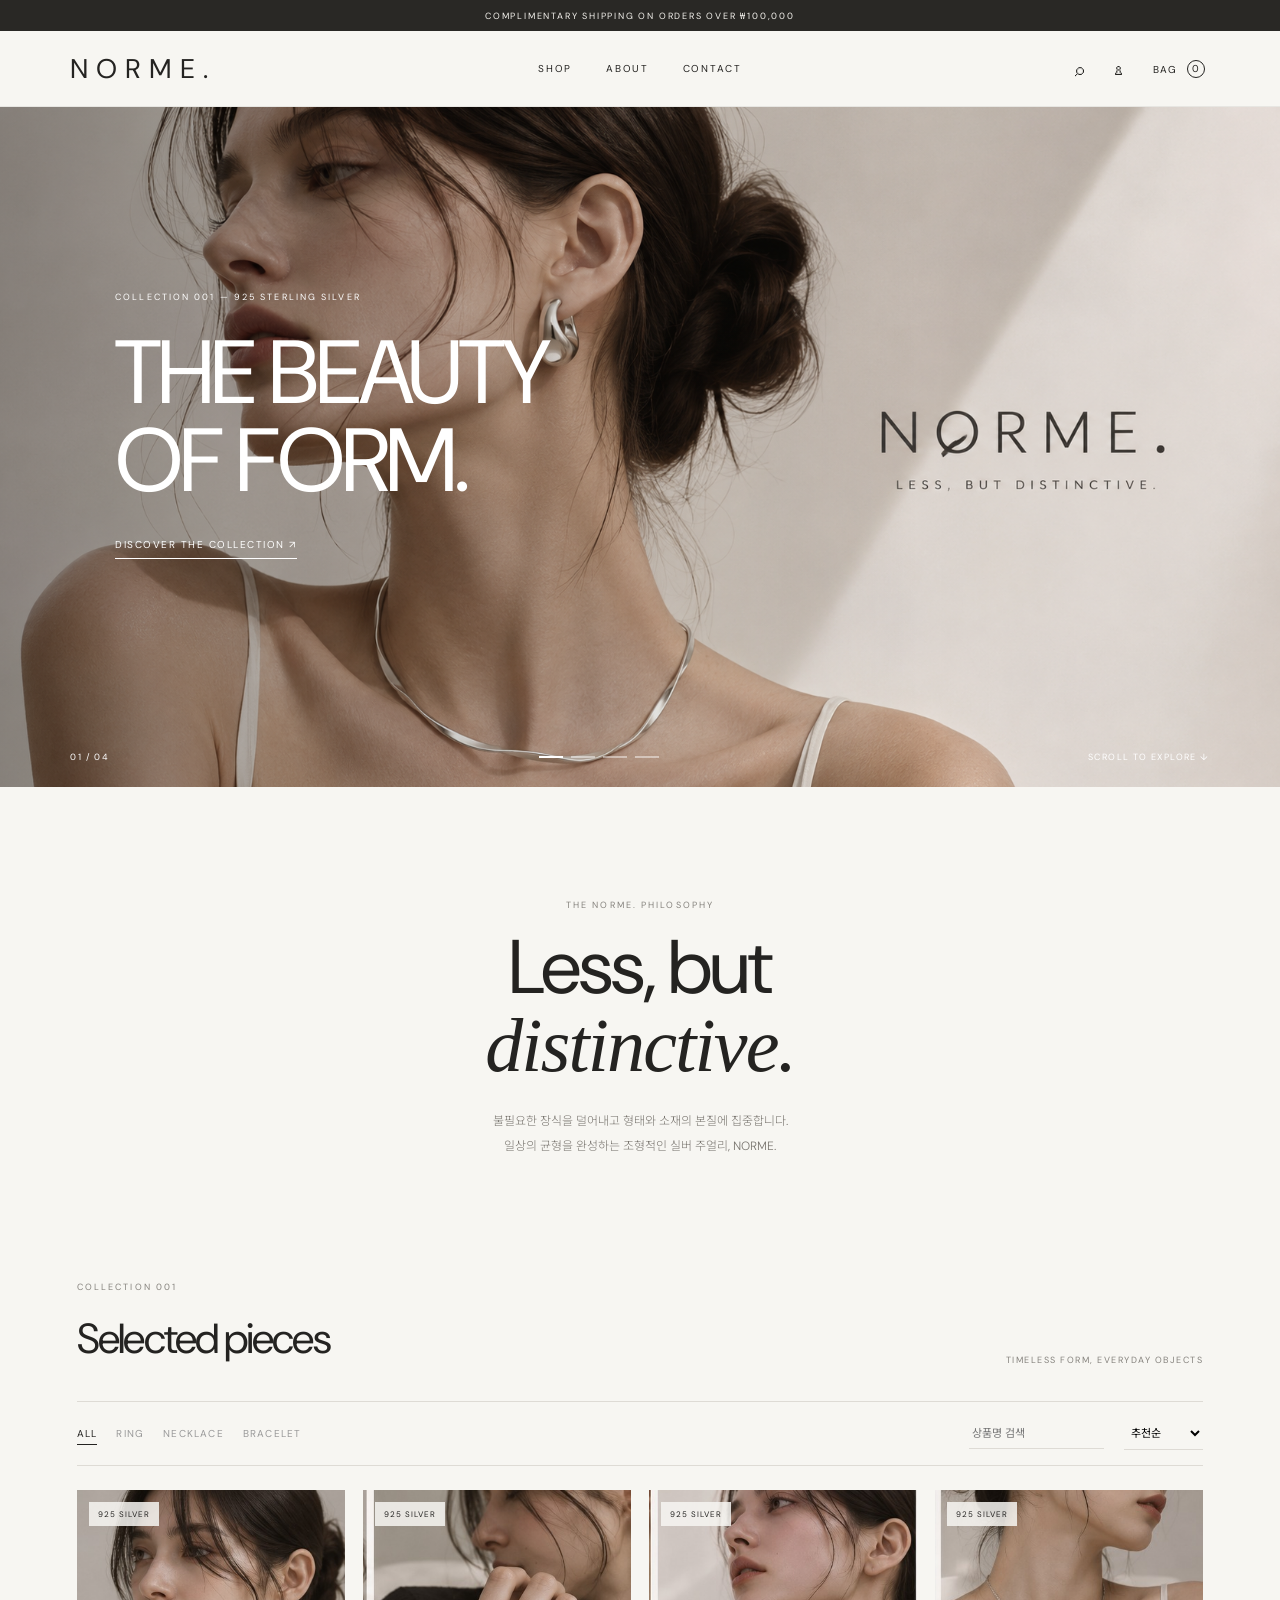
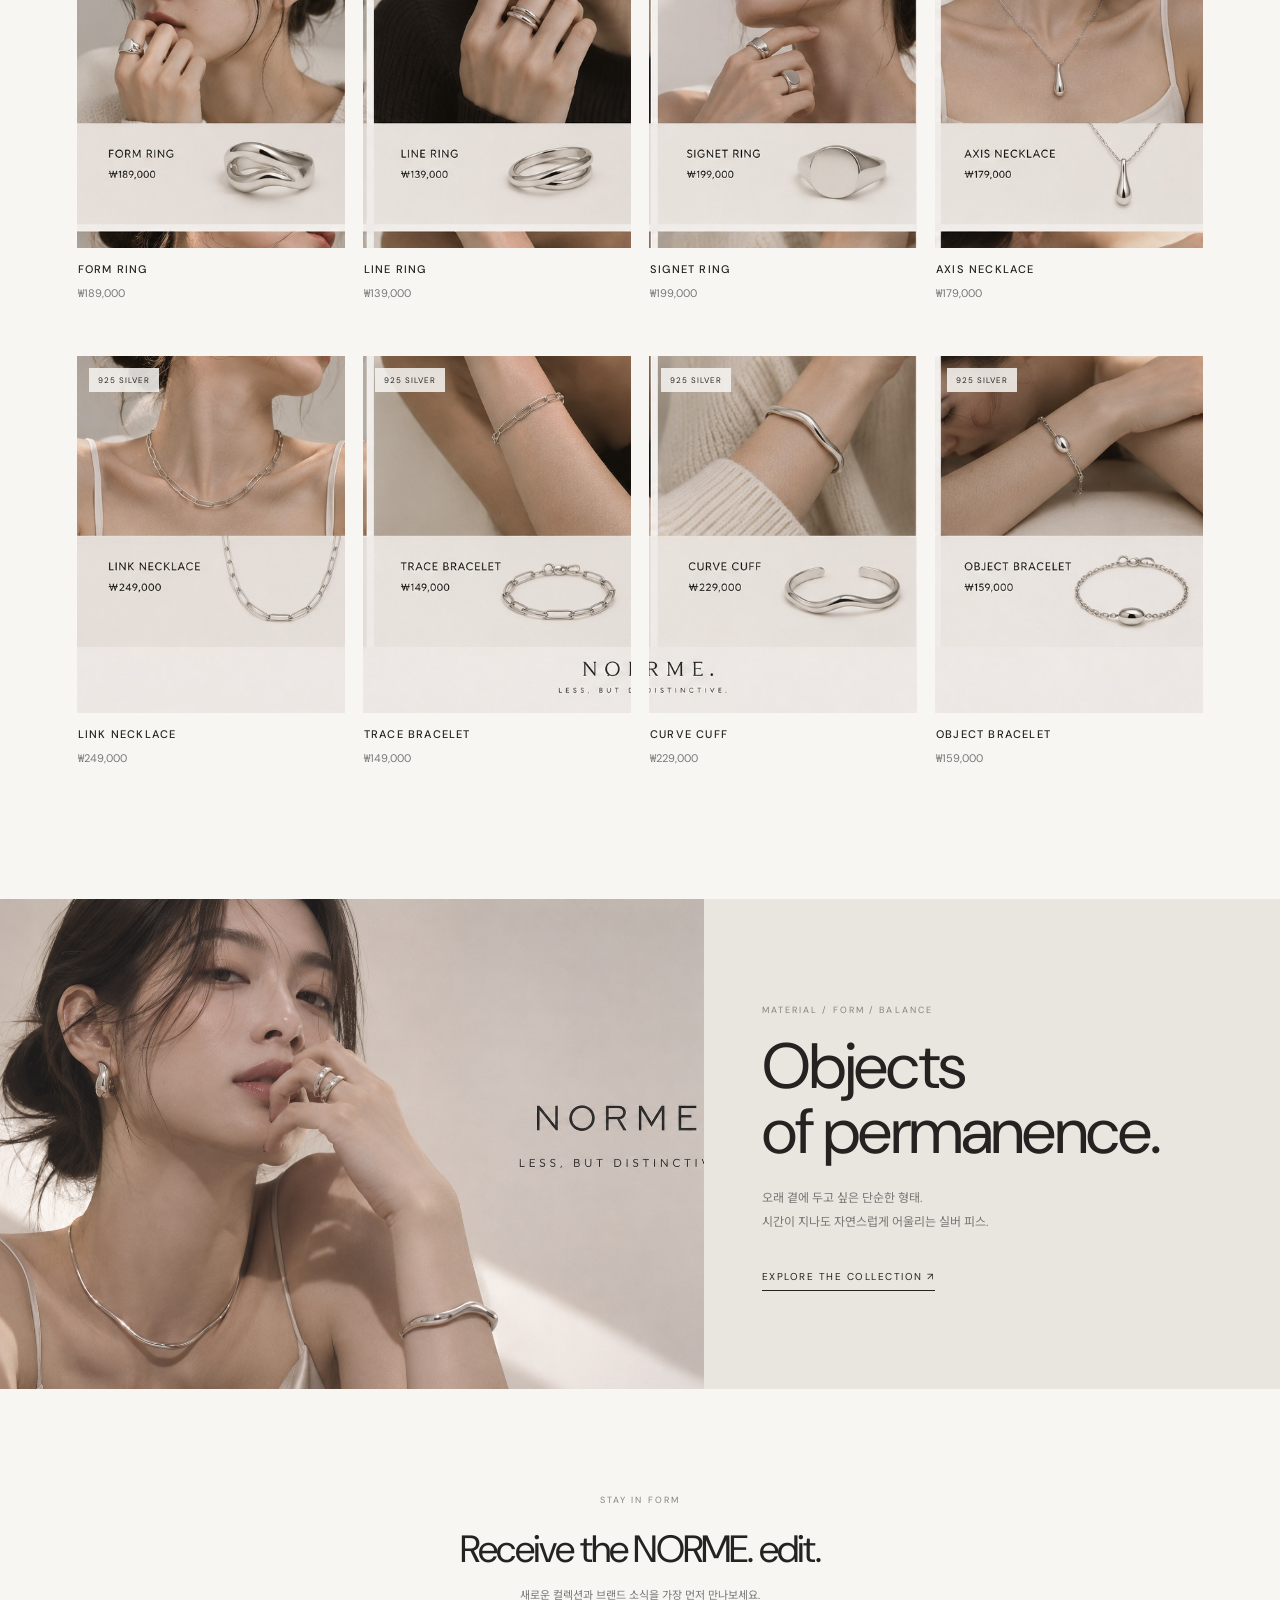
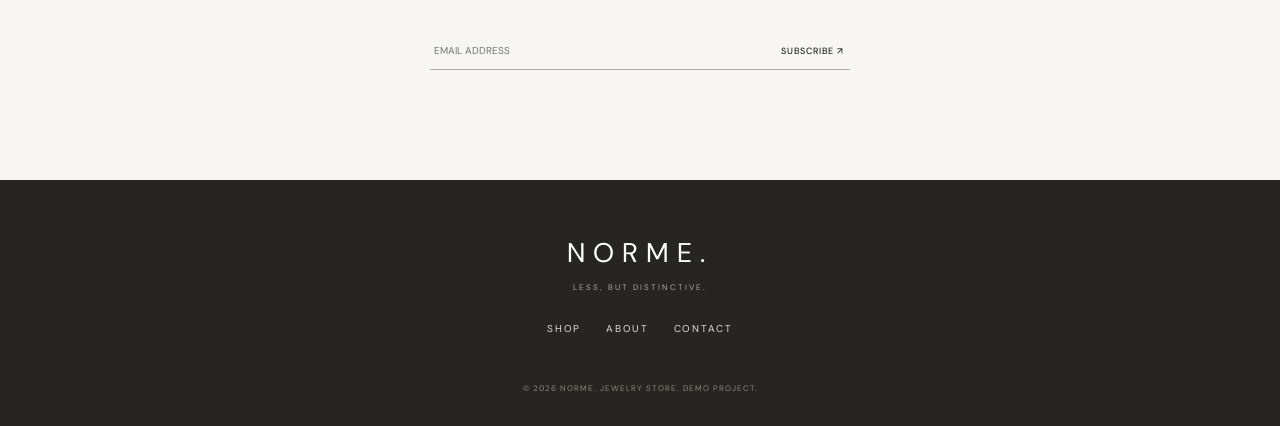
<file: index.html>
<!DOCTYPE html>
<html lang="ko">
<head>
  <meta charset="UTF-8">
  <meta name="viewport" content="width=device-width, initial-scale=1.0">
  <meta name="description" content="NORME. — Less, but distinctive. Sculptural sterling silver jewelry.">
  <title>NORME. | Jewelry Store</title>
  <link rel="stylesheet" href="style.css">
</head>
<body>
  <div class="announcement">COMPLIMENTARY SHIPPING ON ORDERS OVER ₩100,000</div>
  <header class="site-header">
    <button class="icon-btn menu-toggle" id="menuToggle" aria-label="메뉴 열기">☰</button>
    <a class="wordmark" href="#" aria-label="NORME 홈">NORME.</a>
    <nav class="main-nav" id="mainNav">
      <a href="#shop">SHOP</a><a href="#story">ABOUT</a><a href="#footer">CONTACT</a>
    </nav>
    <div class="header-actions">
      <button class="icon-btn" id="searchToggle" aria-label="검색">⌕</button>
      <button class="icon-btn" id="accountBtn" aria-label="마이페이지">♙</button>
      <button class="icon-btn bag-button" id="cartBtn" aria-label="장바구니">BAG <span id="cartCount">0</span></button>
    </div>
  </header>

  <main>
    <section class="hero" aria-label="NORME 캠페인">
      <div class="hero-slides">
        <div class="hero-slide active"><img src="img/hero-1.png" alt="NORME 실버 주얼리를 착용한 모델 캠페인"><div class="hero-copy"><span>COLLECTION 001 — 925 STERLING SILVER</span><h1>THE BEAUTY<br>OF FORM.</h1><a class="text-link light" href="#shop">DISCOVER THE COLLECTION ↗</a></div></div>
        <div class="hero-slide"><img src="img/hero-2.png" alt="실버 목걸이와 귀걸이를 착용한 모델"><div class="hero-copy"><span>LESS, BUT DISTINCTIVE.</span><h1>FORM<br>IN BALANCE.</h1><a class="text-link light" href="#shop">SHOP THE EDIT ↗</a></div></div>
        <div class="hero-slide"><img src="img/hero-3.png" alt="실버 주얼리 스타일링 화보"><div class="hero-copy"><span>AN OBJECT TO KEEP</span><h1>QUIETLY<br>DEFINED.</h1><a class="text-link light" href="#shop">EXPLORE NORME ↗</a></div></div>
        <div class="hero-slide"><img src="img/hero-4.png" alt="실버 반지와 팔찌 디테일 화보"><div class="hero-copy"><span>925 STERLING SILVER</span><h1>MADE TO<br>BE YOURS.</h1><a class="text-link light" href="#shop">VIEW ALL PIECES ↗</a></div></div>
      </div>
      <div class="hero-bottom"><span>01 / 04</span><div class="hero-dots" id="heroDots"><button class="active" aria-label="슬라이드 1"></button><button aria-label="슬라이드 2"></button><button aria-label="슬라이드 3"></button><button aria-label="슬라이드 4"></button></div><span>SCROLL TO EXPLORE ↓</span></div>
    </section>

    <section class="intro section-wrap" id="story">
      <p class="eyebrow">THE NORME. PHILOSOPHY</p>
      <h2>Less, but<br><em>distinctive.</em></h2>
      <p class="intro-text">불필요한 장식을 덜어내고 형태와 소재의 본질에 집중합니다.<br>일상의 균형을 완성하는 조형적인 실버 주얼리, NORME.</p>
    </section>

    <section class="shop-section section-wrap" id="shop">
      <div class="section-heading"><div><p class="eyebrow">COLLECTION 001</p><h2>Selected pieces</h2></div><span class="muted">TIMELESS FORM, EVERYDAY OBJECTS</span></div>
      <div class="shop-tools">
        <div class="filters" id="filters"><button class="filter active" data-category="All">ALL</button><button class="filter" data-category="Ring">RING</button><button class="filter" data-category="Necklace">NECKLACE</button><button class="filter" data-category="Bracelet">BRACELET</button></div>
        <div class="search-wrap" id="searchWrap"><input id="searchInput" type="search" placeholder="상품명 검색" aria-label="상품명 검색"></div>
        <select id="sortSelect" aria-label="상품 정렬"><option value="default">추천순</option><option value="low">낮은 가격순</option><option value="high">높은 가격순</option></select>
      </div>
      <div class="product-grid" id="productGrid"></div>
    </section>

    <section class="editorial">
      <img src="img/hero-3.png" alt="NORME 실버 주얼리 에디토리얼">
      <div><p class="eyebrow">MATERIAL / FORM / BALANCE</p><h2>Objects<br>of permanence.</h2><p>오래 곁에 두고 싶은 단순한 형태.<br>시간이 지나도 자연스럽게 어울리는 실버 피스.</p><a href="#shop" class="text-link">EXPLORE THE COLLECTION ↗</a></div>
    </section>

    <section class="newsletter section-wrap"><p class="eyebrow">STAY IN FORM</p><h2>Receive the NORME. edit.</h2><p>새로운 컬렉션과 브랜드 소식을 가장 먼저 만나보세요.</p><form id="newsletterForm"><input type="email" placeholder="EMAIL ADDRESS" required><button type="submit">SUBSCRIBE ↗</button></form></section>
  </main>

  <footer id="footer"><a class="wordmark" href="#">NORME.</a><p>LESS, BUT DISTINCTIVE.</p><div class="footer-links"><a href="#shop">SHOP</a><a href="#story">ABOUT</a><a href="mailto:hello@norme.example">CONTACT</a></div><small>© 2026 NORME. JEWELRY STORE. DEMO PROJECT.</small></footer>

  <div class="overlay" id="overlay"></div>
  <aside class="drawer" id="cartDrawer" aria-label="장바구니"><div class="drawer-head"><h2>YOUR BAG</h2><button class="close-btn" data-close>×</button></div><div id="cartItems"></div><div class="cart-total"><div><span>SUBTOTAL</span><strong id="cartTotal">₩0</strong></div><button class="primary-btn" id="checkoutBtn">체험 결제하기</button><p class="fine-print">실제 결제가 진행되지 않는 수업용 체험 주문입니다.</p></div></aside>

  <section class="modal" id="productModal" aria-modal="true" role="dialog"><button class="modal-close" data-close>×</button><div id="productDetail"></div></section>
  <section class="modal account-modal" id="accountModal" aria-modal="true" role="dialog"><button class="modal-close" data-close>×</button><div id="accountContent"></div></section>
  <section class="modal checkout-modal" id="checkoutModal" aria-modal="true" role="dialog"><button class="modal-close" data-close>×</button><div id="checkoutContent"></div></section>
  <div class="toast" id="toast" role="status"></div>
  <script src="script.js"></script>
</body>
</html>
</file>
<file: style.css>
@import url('https://fonts.googleapis.com/css2?family=DM+Sans:wght@400;500;600&family=Noto+Sans+KR:wght@300;400;500&display=swap');
:root{--ink:#242321;--muted:#85827d;--ivory:#f7f6f2;--stone:#e4e1db;--white:#fff;--line:#dedbd5}
*{box-sizing:border-box}html{scroll-behavior:smooth}body{margin:0;background:var(--ivory);color:var(--ink);font-family:'DM Sans','Noto Sans KR',sans-serif;font-weight:400}button,input,select{font:inherit}button{cursor:pointer}.announcement{text-align:center;padding:9px 12px;background:#292825;color:#f6f4ef;font-size:9px;letter-spacing:1.8px}.site-header{height:76px;padding:0 5.5%;display:grid;grid-template-columns:1fr auto 1fr;align-items:center;background:var(--ivory);position:sticky;top:0;z-index:10;border-bottom:1px solid rgba(40,40,40,.08)}.wordmark{font-size:27px;letter-spacing:8px;text-decoration:none;color:var(--ink);font-weight:400}.main-nav{display:flex;gap:34px}.main-nav a,.footer-links a{font-size:10px;letter-spacing:1.7px;text-decoration:none;color:var(--ink)}.header-actions{justify-self:end;display:flex;align-items:center;gap:20px}.icon-btn{border:0;background:none;color:var(--ink);font-size:18px;padding:5px}.bag-button{font-size:10px;letter-spacing:1.2px}.bag-button span{display:inline-grid;place-items:center;border:1px solid var(--ink);border-radius:50%;width:18px;height:18px;margin-left:5px}.menu-toggle{display:none}.hero{height:min(680px,76vw);min-height:480px;position:relative;background:#d8d2c9;overflow:hidden}.hero-slides,.hero-slide{position:absolute;inset:0}.hero-slide{opacity:0;transition:opacity 1.2s ease}.hero-slide.active{opacity:1}.hero-slide img{width:100%;height:100%;object-fit:cover;object-position:center 38%}.hero-slide:after{content:"";position:absolute;inset:0;background:linear-gradient(90deg,rgba(0,0,0,.34),transparent 72%)}.hero-copy{position:absolute;z-index:1;left:9%;top:26%;color:white}.hero-copy span,.eyebrow{font-size:9px;letter-spacing:2.1px}.hero-copy h1{font-size:clamp(48px,7vw,92px);line-height:.98;letter-spacing:-3px;font-weight:400;margin:24px 0 28px}.text-link{font-size:10px;letter-spacing:1.5px;color:var(--ink);text-decoration:none;border-bottom:1px solid currentColor;padding-bottom:7px}.text-link.light{color:white}.hero-bottom{position:absolute;z-index:2;bottom:24px;left:5.5%;right:5.5%;display:flex;justify-content:space-between;align-items:center;color:white;font-size:9px;letter-spacing:1.4px}.hero-dots{display:flex;gap:8px}.hero-dots button{width:24px;height:2px;border:0;background:rgba(255,255,255,.45);padding:0}.hero-dots button.active{background:white}.section-wrap{max-width:1320px;margin:auto;padding-left:6%;padding-right:6%}.intro{text-align:center;padding-top:112px;padding-bottom:110px}.eyebrow{color:var(--muted);margin:0 0 18px}.intro h2,.section-heading h2,.editorial h2,.newsletter h2{font-weight:400;letter-spacing:-1.8px}.intro h2{font-size:clamp(46px,6vw,76px);line-height:1.02;margin:0}.intro h2 em{font-family:Georgia,serif;font-weight:400}.intro-text{font-size:12px;line-height:2.1;color:#77736d;margin-top:25px;font-weight:300}.shop-section{padding-bottom:120px}.section-heading{display:flex;justify-content:space-between;align-items:end;margin-bottom:35px}.section-heading h2{font-size:42px;margin:0}.muted{font-size:9px;letter-spacing:1.5px;color:var(--muted)}.shop-tools{display:flex;align-items:center;gap:20px;border-top:1px solid var(--line);border-bottom:1px solid var(--line);padding:15px 0;margin-bottom:24px}.filters{display:flex;gap:19px;flex:1}.filter{border:0;background:none;padding:4px 0;color:#999;font-size:10px;letter-spacing:1.2px}.filter.active{color:var(--ink);border-bottom:1px solid var(--ink)}.search-wrap input,.shop-tools select{background:transparent;border:0;border-bottom:1px solid var(--line);padding:8px 3px;font-size:11px;outline:none}.product-grid{display:grid;grid-template-columns:repeat(4,minmax(0,1fr));gap:42px 18px}.product-card{min-width:0;cursor:pointer}.product-image{position:relative;overflow:hidden;background:#e9e5df;aspect-ratio:3/4}.product-image img{width:100%;height:100%;object-fit:cover;transition:transform .7s}.product-card:hover .product-image img{transform:scale(1.045)}.product-tag{position:absolute;top:12px;left:12px;font-size:8px;letter-spacing:1px;background:rgba(247,246,242,.85);padding:7px 9px}.product-info{padding:14px 1px}.product-info h3{font-size:11px;letter-spacing:1.2px;font-weight:500;margin:0 0 8px}.product-info p{font-size:11px;margin:0;color:#777}.editorial{display:grid;grid-template-columns:1.1fr .9fr;min-height:490px;background:#e9e5df}.editorial img{width:100%;height:100%;max-height:600px;object-fit:cover;object-position:center 35%}.editorial>div{align-self:center;padding:10%}.editorial h2{font-size:clamp(42px,5vw,66px);line-height:1.02;margin:0 0 22px}.editorial p:not(.eyebrow){font-size:12px;line-height:2;color:#777;margin-bottom:30px}.newsletter{text-align:center;padding-top:105px;padding-bottom:110px}.newsletter h2{font-size:38px;margin:0 0 12px}.newsletter>p:not(.eyebrow){font-size:11px;color:#777}.newsletter form{display:flex;max-width:420px;margin:30px auto 0;border-bottom:1px solid #aaa}.newsletter input{flex:1;min-width:0;border:0;background:none;padding:12px 4px;font-size:10px;outline:0}.newsletter button{border:0;background:none;font-size:9px;letter-spacing:1px}footer{background:#262522;color:#f5f3ed;text-align:center;padding:55px 20px 30px}footer .wordmark{color:white}footer>p{font-size:8px;letter-spacing:2px;color:#aaa;margin:12px 0 30px}.footer-links{display:flex;justify-content:center;gap:25px;margin-bottom:40px}.footer-links a{color:#ddd}footer small{font-size:8px;letter-spacing:1px;color:#898781}.overlay{position:fixed;inset:0;background:rgba(25,24,22,.45);z-index:20;opacity:0;visibility:hidden;transition:.25s}.overlay.show{opacity:1;visibility:visible}.drawer{position:fixed;z-index:21;right:0;top:0;height:100%;width:min(460px,100%);background:var(--ivory);padding:28px;transform:translateX(100%);transition:.3s;display:flex;flex-direction:column}.drawer.open{transform:translateX(0)}.drawer-head{display:flex;justify-content:space-between;align-items:center;border-bottom:1px solid var(--line);padding-bottom:20px}.drawer-head h2{font-size:15px;letter-spacing:2px;font-weight:400}.close-btn,.modal-close{border:0;background:none;font-size:27px}.cart-row{display:grid;grid-template-columns:82px 1fr auto;gap:14px;padding:18px 0;border-bottom:1px solid var(--line);align-items:center}.cart-row img{width:82px;height:100px;object-fit:cover}.cart-row h3{font-size:10px;letter-spacing:1px}.cart-row p{font-size:11px}.qty-control{display:flex;align-items:center;gap:10px}.qty-control button{border:1px solid var(--line);background:none;width:24px;height:24px}.remove-btn{border:0;background:none;color:#888;font-size:10px;text-decoration:underline}.cart-total{margin-top:auto;border-top:1px solid var(--line);padding-top:20px}.cart-total>div{display:flex;justify-content:space-between;font-size:11px;margin-bottom:20px}.primary-btn{width:100%;border:0;background:#292825;color:white;padding:16px;font-size:11px;letter-spacing:1px}.fine-print{font-size:9px;color:#888;line-height:1.6}.modal{position:fixed;z-index:22;top:50%;left:50%;transform:translate(-50%,-46%);width:min(850px,92vw);max-height:88vh;overflow:auto;background:var(--ivory);padding:35px;opacity:0;visibility:hidden;transition:.25s}.modal.open{opacity:1;visibility:visible;transform:translate(-50%,-50%)}.modal-close{position:absolute;right:18px;top:12px}.detail-layout{display:grid;grid-template-columns:1fr 1fr;gap:30px}.detail-layout img{width:100%;max-height:570px;object-fit:cover}.detail-copy{align-self:center;padding:20px}.detail-copy h2{font-size:23px;letter-spacing:1px;font-weight:400}.detail-copy .price{font-size:14px}.detail-copy p{font-size:12px;line-height:1.9;color:#777}.detail-copy label{display:block;font-size:10px;margin:22px 0 8px}.detail-copy select,.form-field input{width:100%;padding:12px;border:1px solid var(--line);background:transparent}.account-modal,.checkout-modal{width:min(460px,92vw)}.form-panel h2{font-weight:400;letter-spacing:1px}.form-panel p{font-size:11px;color:#777;line-height:1.7}.form-field{margin:15px 0}.form-field label{display:block;font-size:10px;margin-bottom:7px}.form-field input{font-size:12px}.form-switch{border:0;background:none;text-decoration:underline;font-size:10px;margin-top:16px}.member-summary{background:#eeeae3;padding:18px;margin:18px 0;font-size:12px;line-height:2}.order-item{border-top:1px solid var(--line);padding:12px 0;font-size:11px}.toast{position:fixed;z-index:40;bottom:25px;left:50%;transform:translate(-50%,20px);background:#292825;color:white;padding:13px 20px;font-size:11px;opacity:0;transition:.25s;pointer-events:none}.toast.show{opacity:1;transform:translate(-50%,0)}
@media(max-width:760px){.announcement{font-size:8px}.site-header{height:62px;padding:0 17px;grid-template-columns:34px 1fr auto}.menu-toggle{display:block}.wordmark{font-size:22px;letter-spacing:6px;justify-self:center}.main-nav{display:none;position:absolute;top:62px;left:0;right:0;background:var(--ivory);padding:22px;flex-direction:column;gap:20px;border-bottom:1px solid var(--line)}.main-nav.open{display:flex}.header-actions{gap:9px}.header-actions .icon-btn{font-size:15px}.bag-button{font-size:9px}.hero{height:620px;min-height:0}.hero-slide img{object-position:54% center}.hero-slide:after{background:linear-gradient(0deg,rgba(0,0,0,.43),transparent 75%)}.hero-copy{left:7%;top:auto;bottom:16%}.hero-copy h1{font-size:55px}.hero-bottom{left:7%;right:7%;font-size:8px}.intro{padding-top:78px;padding-bottom:78px}.intro h2{font-size:54px}.intro-text{font-size:11px}.section-wrap{padding-left:18px;padding-right:18px}.shop-section{padding-bottom:75px}.section-heading{align-items:start;gap:10px;flex-direction:column}.section-heading h2{font-size:34px}.muted{font-size:8px}.shop-tools{gap:9px;flex-wrap:wrap}.filters{width:100%;flex-basis:100%;gap:18px}.search-wrap{flex:1}.search-wrap input{width:100%}.shop-tools select{max-width:110px}.product-grid{grid-template-columns:repeat(2,minmax(0,1fr));gap:28px 12px}.product-info h3{font-size:10px}.product-info p{font-size:10px}.editorial{grid-template-columns:1fr}.editorial img{height:430px}.editorial>div{padding:55px 25px 65px}.editorial h2{font-size:51px}.newsletter{padding-top:75px;padding-bottom:80px}.newsletter h2{font-size:29px}.modal{padding:28px 18px}.detail-layout{grid-template-columns:1fr;gap:12px}.detail-layout img{max-height:48vh}.detail-copy{padding:8px 2px}.account-modal,.checkout-modal{padding:30px 22px}.drawer{padding:22px 18px}}
@media(max-width:390px){.header-actions{gap:4px}.hero{height:560px}.hero-copy h1{font-size:48px}.filters{gap:13px}.filter{font-size:9px}.product-grid{gap:24px 9px}}
</file>
